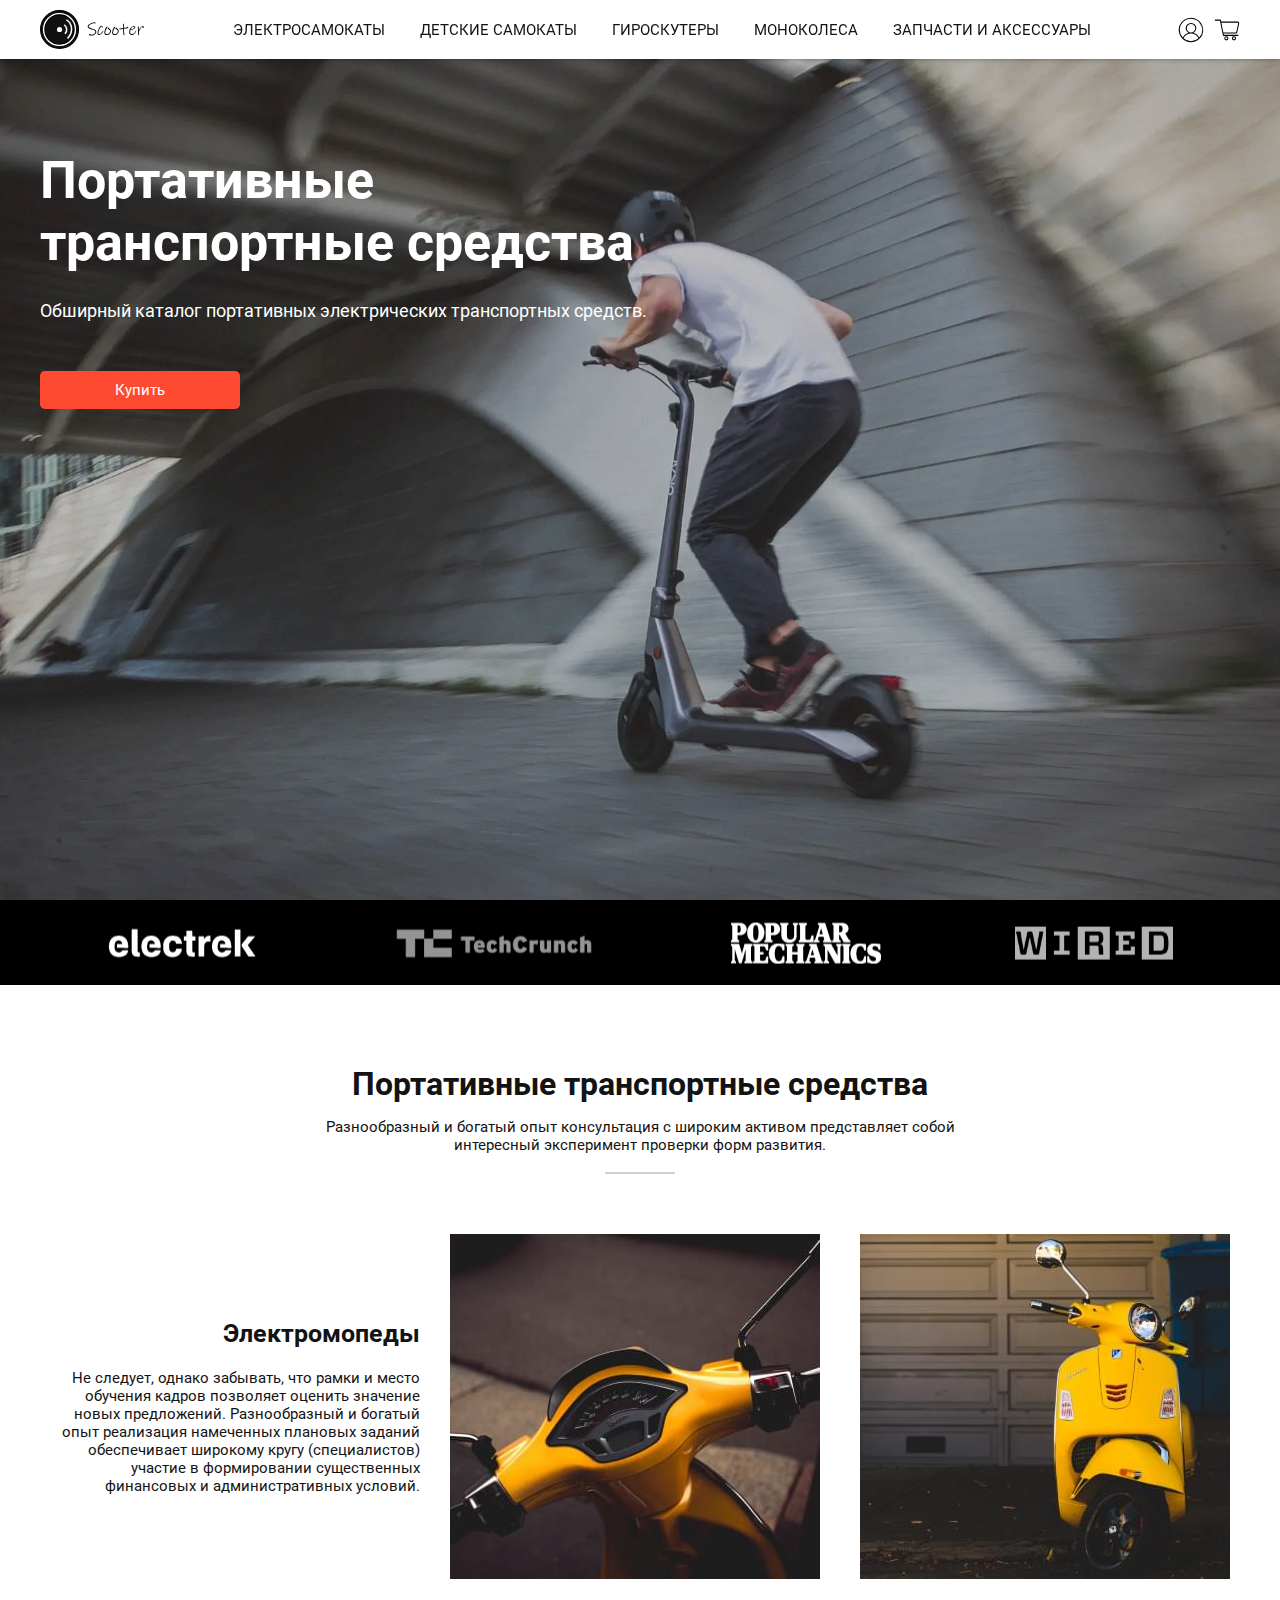
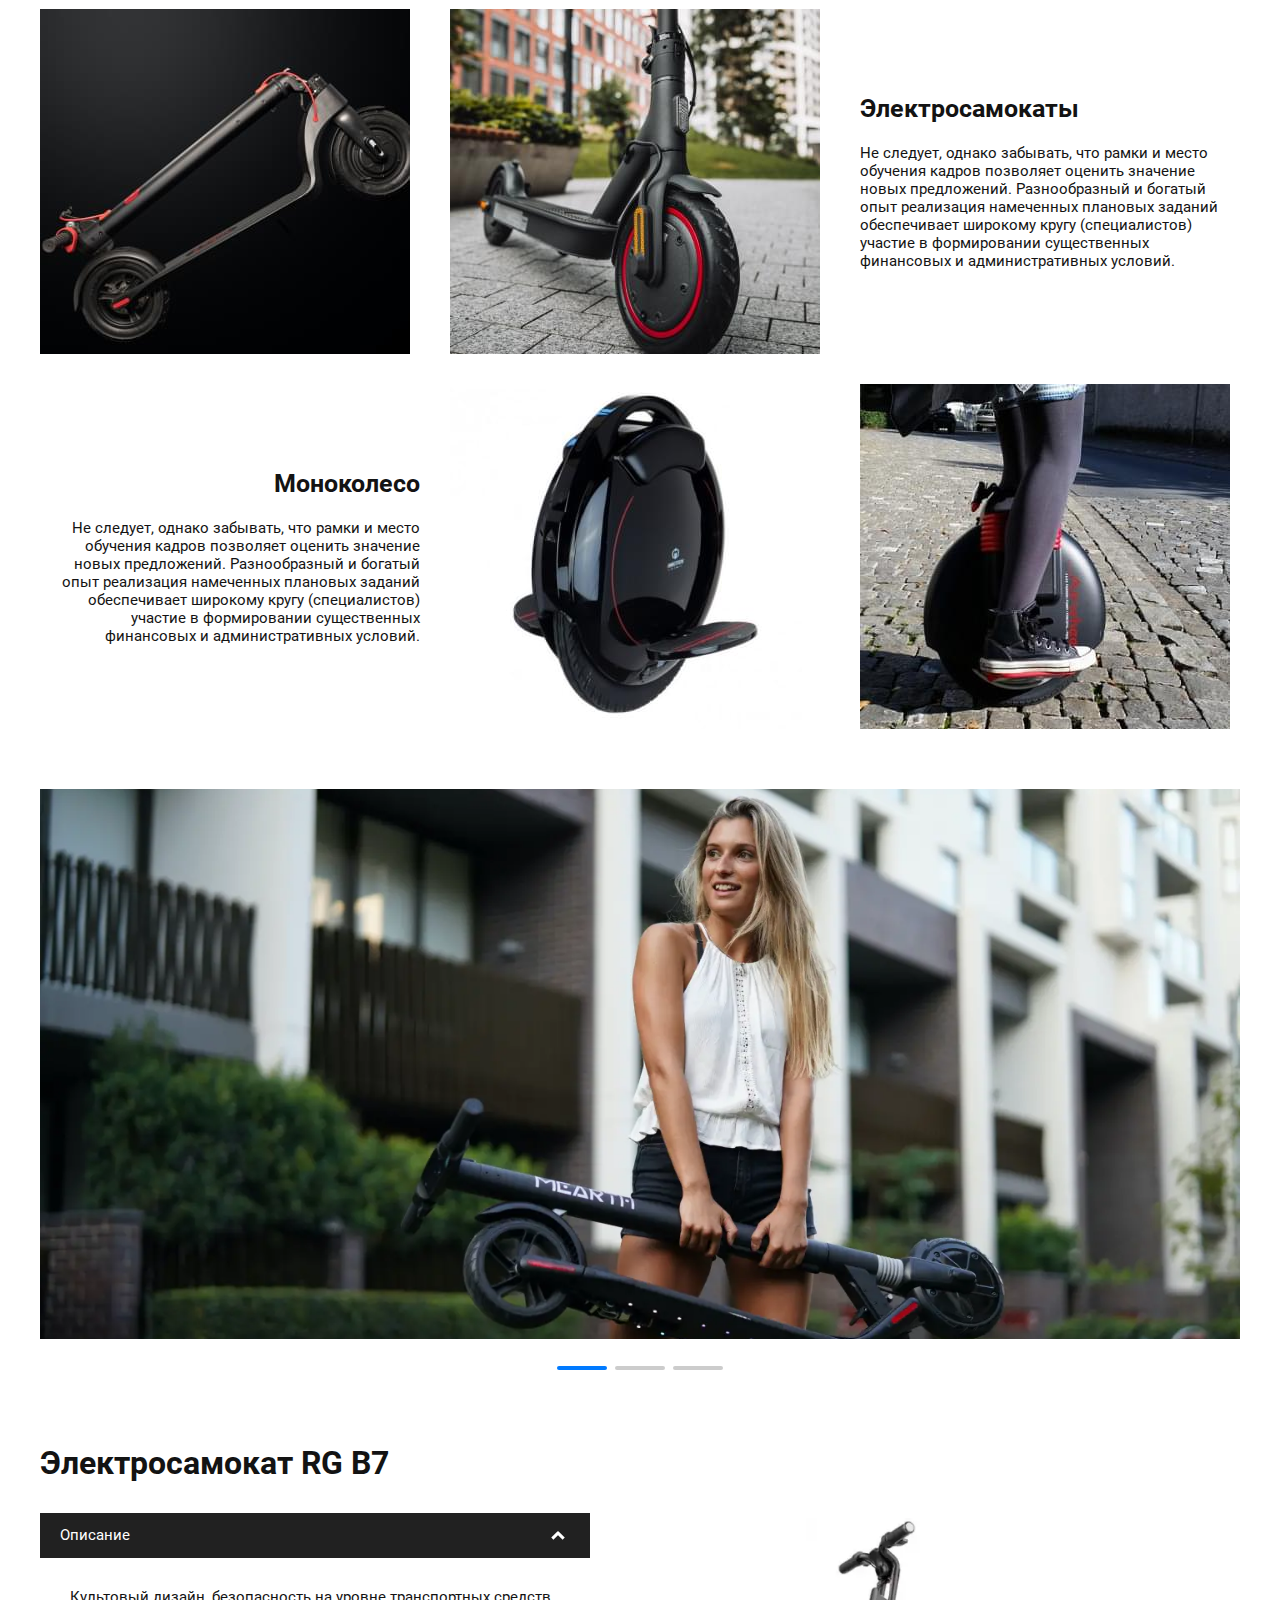
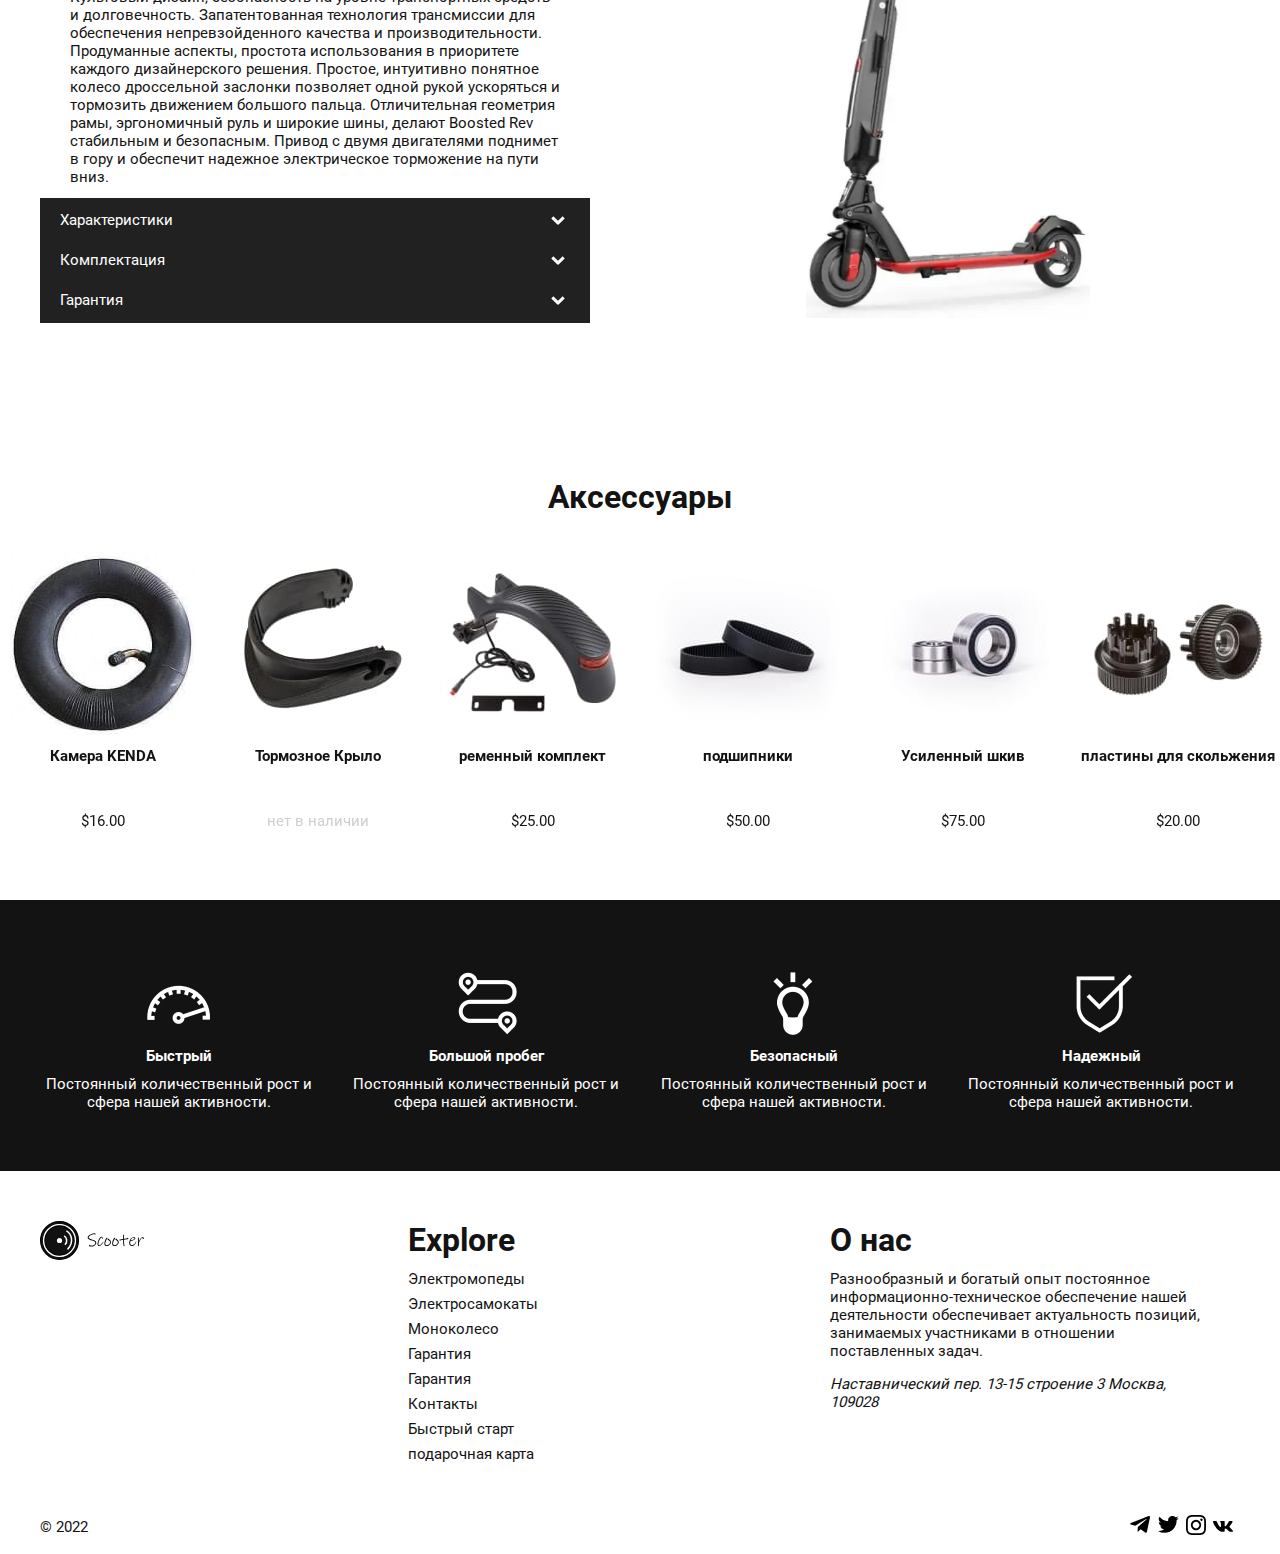
<file: index.html>
<!DOCTYPE html>
<html lang="ru">
<head>
    <meta charset="UTF-8">
    <meta http-equiv="X-UA-Compatible" content="IE=edge">
    <meta name="viewport" content="width=device-width, initial-scale=1.0">
    <link rel="stylesheet" href="css/style.min.css?_v=20220617060402">
    <title>Scooter</title>
    <!-- <link rel="stylesheet" href="https://unpkg.com/swiper@8/swiper-bundle.min.css?_v=20220617060402" /> -->
</head>

<body>
    <header class="header">
    <div class="container">
        <div class="header__wrap">
            <a class="logo" href="#">
                <img class="logo__img" src="./img/logo.svg" width="105" height="39" alt="логотип">
            </a>
            <nav class="header__nav">
                <ul class="header__nav-list">
                    <li class="header__nav-item">
                        <a class="header__nav-link" href="#">
                            Электросамокаты
                        </a>
                    </li>
                    <li class="header__nav-item">
                        <a class="header__nav-link" href="#">
                            Детские самокаты
                        </a>
                    </li>
                    <li class="header__nav-item">
                        <a class="header__nav-link" href="#">
                            Гироскутеры
                        </a>
                    </li>
                    <li class="header__nav-item">
                        <a class="header__nav-link" href="#">
                            Моноколеса
                        </a>
                    </li>
                    <li class="header__nav-item">
                        <a class="header__nav-link" href="#">
                            Запчасти и аксессуары
                        </a>
                    </li>
                </ul>
            </nav>
            <ul class="header__ui">
                <li class="header__ui-item">
                    <a href="#" class="header__ui-link" aria-label="личный кабинет">
                        <svg class="svg-avatar-dims">
                            <use xlink:href="img/icons/icons.svg#avatar"></use>
                        </svg>
                    </a>
                </li>
                <li class="header__ui-item">
                    <a href="#" class="header__ui-link" aria-label="корзина покупок">
                        <svg class="svg-cart-dims">
                            <use xlink:href="img/icons/icons.svg#cart"></use>
                        </svg>
                    </a>
                </li>
            </ul>
            <button class="burger" type="button" aria-label="бургер меню">
                <span></span>
            </button>
        </div>
    </div>
</header>
    <main class="main">
        <h1 class="visually-hidden">
            Scooter Портативные транспортные средства
        </h1>
        <section class="hero">
            <div class="bg-cover"></div>
            <div class="container">
                <div class="hero__content">
                    <h2 class="hero__title">
                        Портативные транспортные средства
                    </h2>
                    <p class="hero__text">
                        Обширный каталог портативных электрических транспортных средств.
                    </p>
                    <a class="hero__btn" href="#">
                        Купить
                    </a>
                </div>
            </div>
        </section>
        <div class="partners">
            <div class="container">
                <ul class="partners__list">
                    <li class="partners__item">
                        <picture><source srcset="./img/partners/01.webp" type="image/webp"><img class="partners__img" src="./img/partners/01.png" alt="наши партнеры electrek"></picture>
                    </li>
                    <li class="partners__item">
                        <picture><source srcset="./img/partners/02.webp" type="image/webp"><img class="partners__img" src="./img/partners/02.png" alt="наши партнеры techcrunh"></picture>
                    </li>
                    <li class="partners__item">
                        <picture><source srcset="./img/partners/03.webp" type="image/webp"><img class="partners__img" src="./img/partners/03.png" alt="наши партнеры popular mechanics"></picture>
                    </li>
                    <li class="partners__item">
                        <picture><source srcset="./img/partners/04.webp" type="image/webp"><img class="partners__img" src="./img/partners/04.png" alt="наши партнеры wired"></picture>
                    </li>
                </ul>
            </div>
        </div>
        <section class="goods">
            <div class="container">
                <h2 class="goods__title title">
                    Портативные транспортные средства
                </h2>
                <p class="goods__text">
                    Разнообразный и богатый опыт консультация с широким активом представляет собой интересный
                    эксперимент проверки форм развития.
                </p>
                <div class="goods__content">
                    <div class="goods__item">
                        <h3 class="goods__item-title">
                            Электромопеды
                        </h3>
                        <p class="goods__item-text">
                            Не следует, однако забывать, что рамки и место обучения кадров позволяет оценить значение
                            новых предложений. Разнообразный и богатый опыт реализация намеченных плановых заданий
                            обеспечивает широкому кругу (специалистов) участие в формировании существенных финансовых и
                            административных условий.
                        </p>
                    </div>
                    <div class="goods__item">
                        <img class="goods__item-img" src="./img/goods/scooter-1.jpg" alt="электромопед" width="370"
                            height="345">
                    </div>
                    <div class="goods__item">
                        <img class="goods__item-img" src="./img/goods/scooter-2.jpg" alt="электромопед" width="370"
                            height="345">
                    </div>
                </div>
                <div class="goods__content">
                    <div class="goods__item goods__item--right">
                        <h3 class="goods__item-title">
                            Электросамокаты
                        </h3>
                        <p class="goods__item-text">
                            Не следует, однако забывать, что рамки и место обучения кадров позволяет оценить значение
                            новых предложений. Разнообразный и богатый опыт реализация намеченных плановых заданий
                            обеспечивает широкому кругу (специалистов) участие в формировании существенных финансовых и
                            административных условий.
                        </p>
                    </div>
                    <div class="goods__item">
                        <img class="goods__item-img" src="./img/goods/scooter-3.jpg" alt="электросамокат" width="370"
                            height="345">
                    </div>
                    <div class="goods__item">
                        <img class="goods__item-img" src="./img/goods/scooter-4.jpg" alt="электросамокат" width="370"
                            height="345">
                    </div>
                </div>
                <div class="goods__content">
                    <div class="goods__item">
                        <h3 class="goods__item-title">
                            Моноколесо
                        </h3>
                        <p class="goods__item-text">
                            Не следует, однако забывать, что рамки и место обучения кадров позволяет оценить значение
                            новых предложений. Разнообразный и богатый опыт реализация намеченных плановых заданий
                            обеспечивает широкому кругу (специалистов) участие в формировании существенных финансовых и
                            административных условий.
                        </p>
                    </div>
                    <div class="goods__item">
                        <img class="goods__item-img" src="./img/goods/solowheel-1.jpg" alt="моноколесо" width="370"
                            height="345">
                    </div>
                    <div class="goods__item">
                        <img class="goods__item-img" src="./img/goods/solowheel-2.jpg" alt="моноколесо" width="370"
                            height="345">
                    </div>
                </div>

                <div class="slider swiper">
                    <div class="slider__wrapper swiper-wrapper">
                        <div class="slider__item swiper-slide _img">
                            <picture><source srcset="./img/slider/01.webp" type="image/webp"><img class="slider__img" src="./img/slider/01.jpg" alt="девушка с самокатом в руках"></picture>
                        </div>
                        <div class="slider__item swiper-slide _img">
                            <picture><source srcset="./img/slider/02.webp" type="image/webp"><img class="slider__img" src="./img/slider/02.jpg" alt="девушка с самокатом в руках"></picture>
                        </div>
                        <div class="slider__item swiper-slide _img">
                            <picture><source srcset="./img/slider/03.webp" type="image/webp"><img class="slider__img" src="./img/slider/03.jpg" alt="девушка с самокатом в руках"></picture>
                        </div>
                    </div>
                    <div class="slider__pagination swiper-pagination"></div>
                </div>
            </div>
        </section>



        <section class="char">
            <div class="container">
                <h2 class="char__title title">
                    Электросамокат RG B7
                </h2>
                <div class="char__wrapper">
                    <div class="char__column">
                        <ul class="accordion">
                            <li class="accordion__item is-active">
                                <div class="accordion__heading">
                                    Описание
                                    <button class="accordion__button" aria-label="кнопка развернуть аккардион"></button>
                                </div>
                                <div class="accordion__body is-active">
                                    <div class="accordion__content">
                                        <p>
                                            Культовый дизайн, безопасность на уровне транспортных средств и
                                            долговечность. Запатентованная технология трансмиссии для обеспечения
                                            непревзойденного качества и производительности. Продуманные аспекты,
                                            простота использования в приоритете каждого дизайнерского решения. Простое,
                                            интуитивно понятное колесо дроссельной заслонки позволяет одной рукой
                                            ускоряться и тормозить движением большого пальца. Отличительная геометрия
                                            рамы, эргономичный руль и широкие шины, делают Boosted Rev стабильным и
                                            безопасным. Привод с двумя двигателями поднимет в гору и обеспечит надежное
                                            электрическое торможение на пути вниз.
                                        </p>
                                    </div>
                                </div>
                            </li>
                            <li class="accordion__item">
                                <div class="accordion__heading">
                                    Характеристики
                                    <button class="accordion__button" aria-label="кнопка развернуть аккардион"></button>
                                </div>
                                <div class="accordion__body">
                                    <div class="accordion__content">
                                        <p> Товарищи! рамки и место обучения кадров играет важную роль в формировании
                                            системы обучения кадров, соответствует насущным потребностям.
                                        </p>
                                    </div>
                                </div>
                            </li>
                            <li class="accordion__item">
                                <div class="accordion__heading">
                                    Комплектация
                                    <button class="accordion__button" aria-label="кнопка развернуть аккардион"></button>
                                </div>
                                <div class="accordion__body">
                                    <div class="accordion__content">
                                        <p> Не следует, однако забывать, что начало повседневной работы по формированию
                                            позиции влечет за собой процесс внедрения и модернизации дальнейших
                                            направлений развития. Таким образом реализация намеченных плановых заданий
                                            представляет собой интересный эксперимент проверки направлений
                                            прогрессивного развития.
                                        </p>
                                    </div>
                                </div>
                            </li>
                            <li class="accordion__item">
                                <div class="accordion__heading">
                                    Гарантия
                                    <button class="accordion__button" aria-label="кнопка развернуть аккардион"></button>
                                </div>
                                <div class="accordion__body">
                                    <div class="accordion__content">
                                        <p>
                                            Равным образом начало повседневной работы по формированию позиции в
                                            значительной степени обуславливает создание соответствующий условий
                                            активизации. С другой стороны реализация намеченных плановых заданий играет
                                            важную роль в формировании системы обучения кадров, соответствует насущным
                                            потребностям. Разнообразный и богатый опыт укрепление и развитие структуры
                                            позволяет оценить значение системы обучения кадров, соответствует насущным
                                            потребностям.
                                        </p>
                                    </div>
                                </div>
                            </li>
                        </ul>

                    </div>
                    <div class="char__column">
                        <picture><source srcset="./img/char/01.webp" type="image/webp"><img class="char__img" src="./img/char/01.jpg" width="284" height="400" alt="самокат"></picture>
                    </div>
                </div>
            </div>
        </section>

        <div class="container-fluid">
            <section class="accessories">
                <h2 class="accessories__title title">
                    Аксессуары
                </h2>
                <div class="accessories__swiper swiper">

                    <div class="accessories__wrapper swiper-wrapper">

                        <div class="accessories__item swiper-slide">
                            <a class="accessories__link" href="#">
                                <img class="accessories__img" src="./img/accessories/01.jpg" alt="Аксессуары"
                                    width="186" height="186">
                                <h4 class=" accessories__title">
                                    Камера KENDA
                                </h4>
                                <div class="accessories__price">
                                    $16.00
                                </div>
                            </a>
                        </div>
                        <div class="accessories__item swiper-slide">
                            <a class="accessories__link" href="#">
                                <img class="accessories__img" src="./img/accessories/02.jpg" alt="Аксессуары"
                                    width="186" height="186">
                                <h4 class="accessories__title">
                                    Тормозное Крыло
                                </h4>
                                <div class="accessories__price">
                                    <span>нет в наличии</span>
                                </div>
                            </a>
                        </div>
                        <div class="accessories__item swiper-slide">
                            <a class="accessories__link" href="#">
                                <img class="accessories__img" src="./img/accessories/03.jpg" alt="Аксессуары"
                                    width="186" height="186">
                                <h4 class="accessories__title">
                                    ременный комплект
                                </h4>
                                <div class="accessories__price">
                                    $25.00
                                </div>
                            </a>
                        </div>
                        <div class="accessories__item swiper-slide">
                            <a class="accessories__link" href="#">
                                <img class="accessories__img" src="./img/accessories/04.jpg" alt="Аксессуары"
                                    width="186" height="186">
                                <h4 class="accessories__title">
                                    подшипники
                                </h4>
                                <div class="accessories__price">
                                    $50.00
                                </div>
                            </a>
                        </div>
                        <div class="accessories__item swiper-slide">
                            <a class="accessories__link" href="#">
                                <img class="accessories__img" src="./img/accessories/05.jpg" alt="Аксессуары"
                                    width="186" height="186">
                                <h4 class="accessories__title">
                                    Усиленный шкив
                                </h4>
                                <div class="accessories__price">
                                    $75.00
                                </div>
                            </a>
                        </div>
                        <div class="accessories__item swiper-slide">
                            <a class="accessories__link" href="#">
                                <img class="accessories__img" src="./img/accessories/06.jpg" alt="Аксессуары"
                                    width="186" height="186">
                                <h4 class="accessories__title">
                                    пластины для скольжения
                                </h4>
                                <div class="accessories__price">
                                    $20.00
                                </div>
                            </a>
                        </div>
                        <div class="accessories__item swiper-slide">
                            <a class="accessories__link" href="#">
                                <img class="accessories__img" src="./img/accessories/01.jpg" alt="Аксессуары"
                                    width="186" height="186">
                                <h4 class="accessories__title">
                                    Камера KENDA
                                </h4>
                                <div class="accessories__price">
                                    $16.00
                                </div>
                            </a>
                        </div>
                        <div class="accessories__item swiper-slide">
                            <a class="accessories__link" href="#">
                                <img class="accessories__img" src="./img/accessories/02.jpg" alt="Аксессуар" width="186"
                                    height="186">
                                <h4 class="accessories__title">
                                    Тормозное Крыло
                                </h4>
                                <div class="accessories__price">
                                    <span>нет в наличии</span>
                                </div>
                            </a>
                        </div>
                        <div class="accessories__item swiper-slide">
                            <a class="accessories__link" href="#">
                                <img class="accessories__img" src="./img/accessories/03.jpg" alt="Аксессуары"
                                    width="186" height="186">
                                <h4 class="accessories__title">
                                    ременный комплект
                                </h4>
                                <div class="accessories__price">
                                    $25.00
                                </div>
                            </a>
                        </div>
                        <div class="accessories__item swiper-slide">
                            <a class="accessories__link" href="#">
                                <img class="accessories__img" src="./img/accessories/04.jpg" alt="Аксессуары"
                                    width="186" height="186">
                                <h4 class="accessories__title">
                                    подшипники
                                </h4>
                                <div class="accessories__price">
                                    $50.00
                                </div>
                            </a>
                        </div>
                        <div class="accessories__item swiper-slide">
                            <a class="accessories__link" href="#">
                                <img class="accessories__img" src="./img/accessories/05.jpg" alt="Аксессуары"
                                    width="186" height="186">
                                <h4 class="accessories__title">
                                    Усиленный шкив
                                </h4>
                                <div class="accessories__price">
                                    $75.00
                                </div>
                            </a>
                        </div>
                        <div class="accessories__item swiper-slide">
                            <a class="accessories__link" href="#">
                                <img class="accessories__img" src="./img/accessories/06.jpg" alt="Аксессуары"
                                    width="186" height="186">
                                <h4 class="accessories__title">
                                    пластины для скольжения
                                </h4>
                                <div class="accessories__price">
                                    $20.00
                                </div>
                            </a>
                        </div>
                    </div>
                </div>
            </section>
        </div>
        <div class="advantage">
            <div class="container">
                <div class="advantage__wrapper">
                    <div class="advantage__item">
                        <div class="advantage__img _img">
                            <picture><source srcset="./img/advantage/01.webp" type="image/webp"><img src="./img/advantage/01.png" alt="иконка спидометр" width="186" height="186"></picture>
                        </div>
                        <h3 class="advantage__title">
                            Быстрый
                        </h3>
                        <p class="advantage__text">
                            Постоянный количественный рост и сфера нашей активности.
                        </p>
                    </div>
                    <div class="advantage__item">
                        <div class="advantage__img _img">
                            <picture><source srcset="./img/advantage/02.webp" type="image/webp"><img src="./img/advantage/02.png" alt="иконка дистанция" width="186" height="186"></picture>
                        </div>
                        <h3 class="advantage__title">
                            Большой пробег
                        </h3>
                        <p class="advantage__text">
                            Постоянный количественный рост и сфера нашей активности.
                        </p>
                    </div>
                    <div class="advantage__item">
                        <div class="advantage__img _img">
                            <picture><source srcset="./img/advantage/03.webp" type="image/webp"><img src="./img/advantage/03.png" alt="иконка лампочка" width="186" height="186"></picture>
                        </div>
                        <h3 class="advantage__title">
                            Безопасный
                        </h3>
                        <p class="advantage__text">
                            Постоянный количественный рост и сфера нашей активности.
                        </p>
                    </div>
                    <div class="advantage__item">
                        <div class="advantage__img _img">
                            <picture><source srcset="./img/advantage/04.webp" type="image/webp"><img src="./img/advantage/04.png" alt="иконка щит" width="186" height="186"></picture>
                        </div>
                        <h3 class="advantage__title">
                            Надежный
                        </h3>
                        <p class="advantage__text">
                            Постоянный количественный рост и сфера нашей активности.
                        </p>
                    </div>
                </div>
            </div>
        </div>




    </main>
    <footer class="footer">
    <div class="container">
        <div class="footer-top">
            <a class="logo" href="#">
                <img class="logo__img" src="./img/logo.svg" alt="">
            </a>
            <div class="footer-top__item">
                <h3 class="footer-top__title title">
                    Explore
                </h3>
                <ul class="footer-top__list">
                    <li class="footer-top__list-item"><a class="footer-top__list-link" href="#">Электромопеды</a></li>
                    <li class="footer-top__list-item"><a class="footer-top__list-link" href="#">Электросамокаты</a></li>
                    <li class="footer-top__list-item"><a class="footer-top__list-link" href="#">Моноколесо</a></li>
                    <li class="footer-top__list-item"><a class="footer-top__list-link" href="#">Гарантия</a></li>
                    <li class="footer-top__list-item"><a class="footer-top__list-link" href="#">Гарантия</a></li>
                    <li class="footer-top__list-item"><a class="footer-top__list-link" href="#">Контакты</a></li>
                    <li class="footer-top__list-item"><a class="footer-top__list-link" href="#">Быстрый старт</a></li>
                    <li class="footer-top__list-item"><a class="footer-top__list-link" href="#">подарочная карта</a>
                    </li>
                </ul>
            </div>
            <div class="footer-top__item">
                <h3 class="footer-top__title title">
                    О нас
                </h3>
                <div class="footer-top__text">
                    Разнообразный и богатый опыт постоянное информационно-техническое обеспечение нашей деятельности
                    обеспечивает актуальность позиций, занимаемых участниками в отношении поставленных задач. 
                </div>
                <address class="footer-top__address">
                    Наставнический пер. 13-15 строение 3 Москва, 109028
                </address>
            </div>
        </div>
        <div class="footer-bottom">
            <div class="footer-bottom__copyright">
                © 2022
            </div>
            <ul class="social">
                <li class="social__item">
                    <a class="social__link" href="#" aria-label="telegram">
                        <svg class="svg-telegram-dims">
                            <use xlink:href="img/icons/icons.svg#telegram"></use>
                        </svg>
                    </a>
                </li>
                <li class="social__item">
                    <a class="social__link" href="#" aria-label="twitter">
                        <svg class="svg-twitter-dims">
                            <use xlink:href="img/icons/icons.svg#twitter"></use>
                        </svg>
                    </a>
                </li>
                <li class="social__item">
                    <a class="social__link" href="#" aria-label="instagram">
                        <svg class="svg-instagram-dims">
                            <use xlink:href="img/icons/icons.svg#instagram"></use>
                        </svg>
                    </a>
                </li>
                <li class="social__item">
                    <a class="social__link" href="#" aria-label="vkontakte">
                        <svg class="svg-vk-dims">
                            <use xlink:href="img/icons/icons.svg#vk"></use>
                        </svg>
                    </a>
                </li>
            </ul>
        </div>
    </div>
</footer>
    <script src="js/app.min.js?_v=20220617060402"></script>
</body>

</html>
</file>
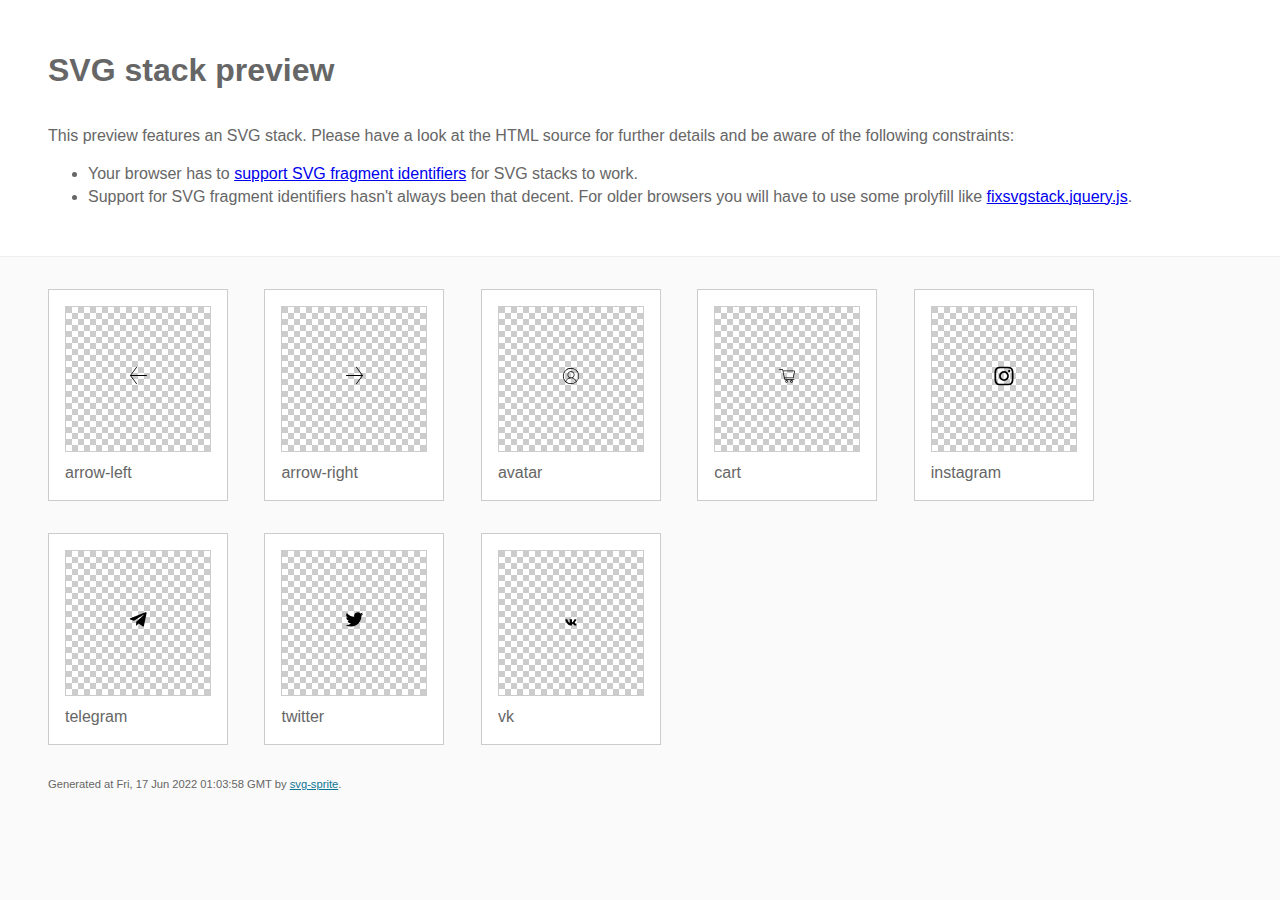
<file: img/stack/sprite.stack.html>
<!DOCTYPE html>
<html lang="en" xmlns="http://www.w3.org/1999/xhtml">
	<head>
		<meta charset="utf-8"/>
		<meta http-equiv="X-UA-Compatible" content="IE=Edge"/>
		<title>SVG stack preview | svg-sprite</title>
		<style>@charset "UTF-8";body{padding:0;margin:0;color:#666;background:#fafafa;font-family:Arial,Helvetica,sans-serif;font-size:1em;line-height:1.4}header{display:block;padding:3em 3em 2em 3em;background-color:#fff}header p{margin:2em 0 0 0}section{border-top:1px solid #eee;padding:2em 3em 0 3em}section ul{margin:0;padding:0}section li{display:inline;display:inline-block;background-color:#fff;position:relative;margin:0 2em 2em 0;vertical-align:top;border:1px solid #ccc;padding:1em 1em 3em 1em;cursor:default}.icon-box{margin:0;width:144px;height:144px;position:relative;background:#ccc url("[data-uri]") top left repeat;border:1px solid #ccc;display:table-cell;vertical-align:middle;text-align:center}.icon{display:inline;display:inline-block}h1{margin-top:0}h2{margin:0;padding:0;font-size:1em;font-weight:normal;white-space:nowrap;overflow:hidden;text-overflow:ellipsis;position:absolute;left:1em;right:1em;bottom:1em}footer{display:block;margin:0;padding:0 3em 3em 3em}footer p{margin:0;font-size:.7em}footer a{color:#0f7595;margin-left:0}</style>

<!--

Sprite shape dimensions
====================================================================================================
You will need to set the sprite shape dimensions via CSS when you use them as stack SVGs, otherwise
they would become a huge 100% in size. You may use the following dimension classes for doing so.
They might well be outsourced to an external stylesheet of course.

-->

<style type="text/css">
	.svg-arrow-left-dims { width: 19px; height: 19px; }
	.svg-arrow-right-dims { width: 19px; height: 19px; }
	.svg-avatar-dims { width: 18px; height: 18px; }
	.svg-cart-dims { width: 18px; height: 16px; }
	.svg-instagram-dims { width: 20px; height: 20px; }
	.svg-telegram-dims { width: 21px; height: 17px; }
	.svg-twitter-dims { width: 21px; height: 17px; }
	.svg-vk-dims { width: 20px; height: 11px; }
</style>

<!--
====================================================================================================
-->

	</head>
	<body>
		<header>
			<h1>SVG stack preview</h1>
			<p>This preview features an SVG stack. Please have a look at the HTML source for further details and be aware of the following constraints:</p>
			<ul>
				<li>Your browser has to <a href="http://caniuse.com/#feat=svg-fragment" target="_blank" rel="noopener noreferrer">support SVG fragment identifiers</a> for SVG stacks to work.</li>
				<li>Support for SVG fragment identifiers hasn't always been that decent. For older browsers you will have to use some prolyfill like <a href="https://github.com/preciousforever/SVG-Stacker/blob/master/fixsvgstack.jquery.js" target="_blank" rel="noopener noreferrer">fixsvgstack.jquery.js</a>.</li>
			</ul>
		</header>
		<section>

<!--

SVG stack
====================================================================================================
These SVG images make use of fragment identifiers (IDs) to reference certain portions of the
external sprite. By default, all shapes inside the sprite are hidden by CSS. The `:target` pseudo
selector is used to show the very shape that is referenced by the fragment identifier.

-->

			<ul>

				<li title="arrow-left">
					<div class="icon-box">

						<!-- arrow-left -->
						<img src="../icons/icons.svg#arrow-left" class="svg-arrow-left-dims" alt="arrow-left"/>

					</div>
					<h2>arrow-left</h2>
				</li>
				<li title="arrow-right">
					<div class="icon-box">

						<!-- arrow-right -->
						<img src="../icons/icons.svg#arrow-right" class="svg-arrow-right-dims" alt="arrow-right"/>

					</div>
					<h2>arrow-right</h2>
				</li>
				<li title="avatar">
					<div class="icon-box">

						<!-- avatar -->
						<img src="../icons/icons.svg#avatar" class="svg-avatar-dims" alt="avatar"/>

					</div>
					<h2>avatar</h2>
				</li>
				<li title="cart">
					<div class="icon-box">

						<!-- cart -->
						<img src="../icons/icons.svg#cart" class="svg-cart-dims" alt="cart"/>

					</div>
					<h2>cart</h2>
				</li>
				<li title="instagram">
					<div class="icon-box">

						<!-- instagram -->
						<img src="../icons/icons.svg#instagram" class="svg-instagram-dims" alt="instagram"/>

					</div>
					<h2>instagram</h2>
				</li>
				<li title="telegram">
					<div class="icon-box">

						<!-- telegram -->
						<img src="../icons/icons.svg#telegram" class="svg-telegram-dims" alt="telegram"/>

					</div>
					<h2>telegram</h2>
				</li>
				<li title="twitter">
					<div class="icon-box">

						<!-- twitter -->
						<img src="../icons/icons.svg#twitter" class="svg-twitter-dims" alt="twitter"/>

					</div>
					<h2>twitter</h2>
				</li>
				<li title="vk">
					<div class="icon-box">

						<!-- vk -->
						<img src="../icons/icons.svg#vk" class="svg-vk-dims" alt="vk"/>

					</div>
					<h2>vk</h2>
				</li>
			</ul>

<!--
====================================================================================================
-->

		</section>
		<footer>
			<p>Generated at Fri, 17 Jun 2022 01:03:58 GMT by <a href="https://github.com/svg-sprite/svg-sprite" target="_blank" rel="noopener noreferrer">svg-sprite</a>.</p>
		</footer>
	</body>
</html>
</file>
<file: css/style.min.css>
/*! normalize.css v8.0.1 | MIT License | github.com/necolas/normalize.css */html{line-height:1.15;-webkit-text-size-adjust:100%}body{margin:0}main{display:block}h1{font-size:2em;margin:.67em 0}hr{-webkit-box-sizing:content-box;box-sizing:content-box;height:0;overflow:visible}pre{font-family:monospace,monospace;font-size:1em}a{background-color:transparent}abbr[title]{border-bottom:none;text-decoration:underline;-webkit-text-decoration:underline dotted;text-decoration:underline dotted}b,strong{font-weight:bolder}code,kbd,samp{font-family:monospace,monospace;font-size:1em}small{font-size:80%}sub,sup{font-size:75%;line-height:0;position:relative;vertical-align:baseline}sub{bottom:-.25em}sup{top:-.5em}img{border-style:none}button,input,optgroup,select,textarea{font-family:inherit;font-size:100%;line-height:1.15;margin:0}button,input{overflow:visible}button,select{text-transform:none}[type=button],[type=reset],[type=submit],button{-webkit-appearance:button}[type=button]::-moz-focus-inner,[type=reset]::-moz-focus-inner,[type=submit]::-moz-focus-inner,button::-moz-focus-inner{border-style:none;padding:0}[type=button]:-moz-focusring,[type=reset]:-moz-focusring,[type=submit]:-moz-focusring,button:-moz-focusring{outline:1px dotted ButtonText}fieldset{padding:.35em .75em .625em}legend{-webkit-box-sizing:border-box;box-sizing:border-box;color:inherit;display:table;max-width:100%;padding:0;white-space:normal}progress{vertical-align:baseline}textarea{overflow:auto}[type=checkbox],[type=radio]{-webkit-box-sizing:border-box;box-sizing:border-box;padding:0}[type=number]::-webkit-inner-spin-button,[type=number]::-webkit-outer-spin-button{height:auto}[type=search]{-webkit-appearance:textfield;outline-offset:-2px}[type=search]::-webkit-search-decoration{-webkit-appearance:none}::-webkit-file-upload-button{-webkit-appearance:button;font:inherit}details{display:block}summary{display:list-item}template{display:none}[hidden]{display:none}@font-face{font-family:Roboto;font-display:swap;src:url(../fonts/Roboto-Bold.woff2) format("woff2"),url(../fonts/Roboto-Bold.woff) format("woff");font-weight:700;font-style:normal}@font-face{font-family:Roboto;font-display:swap;src:url(../fonts/Roboto-Regular.woff2) format("woff2"),url(../fonts/Roboto-Regular.woff) format("woff");font-weight:400;font-style:normal}html{-webkit-box-sizing:border-box;box-sizing:border-box;height:100%}*,::after,::before{-webkit-box-sizing:inherit;box-sizing:inherit}body{position:relative;min-height:100%;overflow-x:hidden}h1,h2,h3,h4,h5,h6,li,ol,p,ul{margin:0;font-size:inherit}button{padding:0;margin:0;border:0;background-color:transparent;border-radius:0;cursor:pointer;-webkit-appearance:none}img{display:block;max-width:100%;height:auto;-o-object-fit:cover;object-fit:cover}._img{position:relative;overflow:hidden}._img img{position:absolute;top:0;left:0;height:100%;width:100%;-o-object-fit:cover;object-fit:cover}li,ul{padding:0;list-style:none}a{text-decoration:none;color:inherit}.container-fluid{max-width:1920px;margin:0 auto}.wrapper{display:-webkit-box;display:-ms-flexbox;display:flex;-webkit-box-orient:vertical;-webkit-box-direction:normal;-ms-flex-direction:column;flex-direction:column;position:relative;min-height:100%;overflow-x:hidden}.page{-webkit-box-flex:1;-ms-flex:1 1 auto;flex:1 1 auto}.visually-hidden{position:absolute;width:1px;height:1px;padding:0;margin:-1px;overflow:hidden;clip:rect(0 0 0 0);-webkit-clip-path:inset(50%);clip-path:inset(50%);border:0;white-space:nowrap}body,html{font-size:15px}body{font-family:Roboto,sans-serif;line-height:1.2;color:#131313;background-color:#fff}body.is-active{overflow:hidden}.container{max-width:1230px;padding:0 15px;margin:0 auto}.accordion{max-width:550px;width:100%;margin-right:20px}.accordion__item{position:relative;margin-top:-5px}.accordion__heading{display:-webkit-box;display:-ms-flexbox;display:flex;-webkit-box-align:center;-ms-flex-align:center;align-items:center;-webkit-box-pack:justify;-ms-flex-pack:justify;justify-content:space-between;padding:10px 20px;color:#fff;background-color:#212121;font-weight:500;-webkit-transition:border-radius .4s ease-in-out;-o-transition:border-radius .4s ease-in-out;transition:border-radius .4s ease-in-out}.accordion__button{position:relative;width:25px;height:25px;color:#fff}.accordion__button::before{content:"";position:absolute;width:3px;height:9px;background-color:#fff;top:8px;-webkit-transform:translateX(1px) rotate(45deg);-ms-transform:translateX(1px) rotate(45deg);transform:translateX(1px) rotate(45deg);-webkit-transition:all .25s ease-in-out;-o-transition:all .25s ease-in-out;transition:all .25s ease-in-out}.accordion__button::after{content:"";position:absolute;width:3px;height:9px;background-color:#fff;top:8px;-webkit-transform:translateX(-4px) rotate(-45deg);-ms-transform:translateX(-4px) rotate(-45deg);transform:translateX(-4px) rotate(-45deg);-webkit-transition:all .25s ease-in-out;-o-transition:all .25s ease-in-out;transition:all .25s ease-in-out}.accordion__item.is-active .accordion__button::before{-webkit-transform:translateX(-4px) rotate(45deg);-ms-transform:translateX(-4px) rotate(45deg);transform:translateX(-4px) rotate(45deg)}.accordion__item.is-active .accordion__button::after{-webkit-transform:translateX(1px) rotate(-45deg);-ms-transform:translateX(1px) rotate(-45deg);transform:translateX(1px) rotate(-45deg)}.accordion__body{position:relative;overflow:hidden;-webkit-transition:height .4s ease-in-out;-o-transition:height .4s ease-in-out;transition:height .4s ease-in-out;background-color:#fff}.accordion__content{background-color:#fff;position:absolute;padding:30px 30px 35px 30px;-webkit-transform:translateY(50px);-ms-transform:translateY(50px);transform:translateY(50px);-webkit-transition:-webkit-transform .6s ease-in-out;transition:-webkit-transform .6s ease-in-out;-o-transition:transform .6s ease-in-out;transition:transform .6s ease-in-out;transition:transform .6s ease-in-out,-webkit-transform .6s ease-in-out}.accordion__content p:not(:last-child){margin-bottom:15px}.accordion__body.is-active{height:0}.accordion__body.is-active .accordion__content{-webkit-transform:translateY(0);-ms-transform:translateY(0);transform:translateY(0)}@font-face{font-family:swiper-icons;src:url("data:application/font-woff;charset=utf-8;base64, [base64]//wADZ2x5ZgAAAywAAADMAAAD2MHtryVoZWFkAAABbAAAADAAAAA2E2+eoWhoZWEAAAGcAAAAHwAAACQC9gDzaG10eAAAAigAAAAZAAAArgJkABFsb2NhAAAC0AAAAFoAAABaFQAUGG1heHAAAAG8AAAAHwAAACAAcABAbmFtZQAAA/gAAAE5AAACXvFdBwlwb3N0AAAFNAAAAGIAAACE5s74hXjaY2BkYGAAYpf5Hu/j+W2+MnAzMYDAzaX6QjD6/4//Bxj5GA8AuRwMYGkAPywL13jaY2BkYGA88P8Agx4j+/8fQDYfA1AEBWgDAIB2BOoAeNpjYGRgYNBh4GdgYgABEMnIABJzYNADCQAACWgAsQB42mNgYfzCOIGBlYGB0YcxjYGBwR1Kf2WQZGhhYGBiYGVmgAFGBiQQkOaawtDAoMBQxXjg/wEGPcYDDA4wNUA2CCgwsAAAO4EL6gAAeNpj2M0gyAACqxgGNWBkZ2D4/wMA+xkDdgAAAHjaY2BgYGaAYBkGRgYQiAHyGMF8FgYHIM3DwMHABGQrMOgyWDLEM1T9/w8UBfEMgLzE////P/5//f/V/xv+r4eaAAeMbAxwIUYmIMHEgKYAYjUcsDAwsLKxc3BycfPw8jEQA/[base64]/uznmfPFBNODM2K7MTQ45YEAZqGP81AmGGcF3iPqOop0r1SPTaTbVkfUe4HXj97wYE+yNwWYxwWu4v1ugWHgo3S1XdZEVqWM7ET0cfnLGxWfkgR42o2PvWrDMBSFj/IHLaF0zKjRgdiVMwScNRAoWUoH78Y2icB/yIY09An6AH2Bdu/UB+yxopYshQiEvnvu0dURgDt8QeC8PDw7Fpji3fEA4z/PEJ6YOB5hKh4dj3EvXhxPqH/SKUY3rJ7srZ4FZnh1PMAtPhwP6fl2PMJMPDgeQ4rY8YT6Gzao0eAEA409DuggmTnFnOcSCiEiLMgxCiTI6Cq5DZUd3Qmp10vO0LaLTd2cjN4fOumlc7lUYbSQcZFkutRG7g6JKZKy0RmdLY680CDnEJ+UMkpFFe1RN7nxdVpXrC4aTtnaurOnYercZg2YVmLN/d/gczfEimrE/fs/bOuq29Zmn8tloORaXgZgGa78yO9/cnXm2BpaGvq25Dv9S4E9+5SIc9PqupJKhYFSSl47+Qcr1mYNAAAAeNptw0cKwkAAAMDZJA8Q7OUJvkLsPfZ6zFVERPy8qHh2YER+3i/BP83vIBLLySsoKimrqKqpa2hp6+jq6RsYGhmbmJqZSy0sraxtbO3sHRydnEMU4uR6yx7JJXveP7WrDycAAAAAAAH//wACeNpjYGRgYOABYhkgZgJCZgZNBkYGLQZtIJsFLMYAAAw3ALgAeNolizEKgDAQBCchRbC2sFER0YD6qVQiBCv/H9ezGI6Z5XBAw8CBK/m5iQQVauVbXLnOrMZv2oLdKFa8Pjuru2hJzGabmOSLzNMzvutpB3N42mNgZGBg4GKQYzBhYMxJLMlj4GBgAYow/P/PAJJhLM6sSoWKfWCAAwDAjgbRAAB42mNgYGBkAIIbCZo5IPrmUn0hGA0AO8EFTQAA");font-weight:400;font-style:normal}:root{--swiper-theme-color:#007aff}.swiper{margin-left:auto;margin-right:auto;position:relative;overflow:hidden;list-style:none;padding:0;z-index:1}.swiper-vertical>.swiper-wrapper{-webkit-box-orient:vertical;-webkit-box-direction:normal;-ms-flex-direction:column;flex-direction:column}.swiper-wrapper{position:relative;width:100%;height:100%;z-index:1;display:-webkit-box;display:-ms-flexbox;display:flex;-webkit-transition-property:-webkit-transform;transition-property:-webkit-transform;-o-transition-property:transform;transition-property:transform;transition-property:transform,-webkit-transform;-webkit-box-sizing:content-box;box-sizing:content-box}.swiper-android .swiper-slide,.swiper-wrapper{-webkit-transform:translate3d(0,0,0);transform:translate3d(0,0,0)}.swiper-pointer-events{-ms-touch-action:pan-y;touch-action:pan-y}.swiper-pointer-events.swiper-vertical{-ms-touch-action:pan-x;touch-action:pan-x}.swiper-slide{-ms-flex-negative:0;flex-shrink:0;width:100%;height:100%;position:relative;-webkit-transition-property:-webkit-transform;transition-property:-webkit-transform;-o-transition-property:transform;transition-property:transform;transition-property:transform,-webkit-transform}.swiper-slide-invisible-blank{visibility:hidden}.swiper-autoheight,.swiper-autoheight .swiper-slide{height:auto}.swiper-autoheight .swiper-wrapper{-webkit-box-align:start;-ms-flex-align:start;align-items:flex-start;-webkit-transition-property:height,-webkit-transform;transition-property:height,-webkit-transform;-o-transition-property:transform,height;transition-property:transform,height;transition-property:transform,height,-webkit-transform}.swiper-backface-hidden .swiper-slide{-webkit-transform:translateZ(0);transform:translateZ(0);-webkit-backface-visibility:hidden;backface-visibility:hidden}.swiper-3d,.swiper-3d.swiper-css-mode .swiper-wrapper{-webkit-perspective:1200px;perspective:1200px}.swiper-3d .swiper-cube-shadow,.swiper-3d .swiper-slide,.swiper-3d .swiper-slide-shadow,.swiper-3d .swiper-slide-shadow-bottom,.swiper-3d .swiper-slide-shadow-left,.swiper-3d .swiper-slide-shadow-right,.swiper-3d .swiper-slide-shadow-top,.swiper-3d .swiper-wrapper{-webkit-transform-style:preserve-3d;transform-style:preserve-3d}.swiper-3d .swiper-slide-shadow,.swiper-3d .swiper-slide-shadow-bottom,.swiper-3d .swiper-slide-shadow-left,.swiper-3d .swiper-slide-shadow-right,.swiper-3d .swiper-slide-shadow-top{position:absolute;left:0;top:0;width:100%;height:100%;pointer-events:none;z-index:10}.swiper-3d .swiper-slide-shadow{background:rgba(0,0,0,.15)}.swiper-3d .swiper-slide-shadow-left{background-image:-webkit-gradient(linear,right top,left top,from(rgba(0,0,0,.5)),to(rgba(0,0,0,0)));background-image:-o-linear-gradient(right,rgba(0,0,0,.5),rgba(0,0,0,0));background-image:linear-gradient(to left,rgba(0,0,0,.5),rgba(0,0,0,0))}.swiper-3d .swiper-slide-shadow-right{background-image:-webkit-gradient(linear,left top,right top,from(rgba(0,0,0,.5)),to(rgba(0,0,0,0)));background-image:-o-linear-gradient(left,rgba(0,0,0,.5),rgba(0,0,0,0));background-image:linear-gradient(to right,rgba(0,0,0,.5),rgba(0,0,0,0))}.swiper-3d .swiper-slide-shadow-top{background-image:-webkit-gradient(linear,left bottom,left top,from(rgba(0,0,0,.5)),to(rgba(0,0,0,0)));background-image:-o-linear-gradient(bottom,rgba(0,0,0,.5),rgba(0,0,0,0));background-image:linear-gradient(to top,rgba(0,0,0,.5),rgba(0,0,0,0))}.swiper-3d .swiper-slide-shadow-bottom{background-image:-webkit-gradient(linear,left top,left bottom,from(rgba(0,0,0,.5)),to(rgba(0,0,0,0)));background-image:-o-linear-gradient(top,rgba(0,0,0,.5),rgba(0,0,0,0));background-image:linear-gradient(to bottom,rgba(0,0,0,.5),rgba(0,0,0,0))}.swiper-css-mode>.swiper-wrapper{overflow:auto;scrollbar-width:none;-ms-overflow-style:none}.swiper-css-mode>.swiper-wrapper::-webkit-scrollbar{display:none}.swiper-css-mode>.swiper-wrapper>.swiper-slide{scroll-snap-align:start start}.swiper-horizontal.swiper-css-mode>.swiper-wrapper{-ms-scroll-snap-type:x mandatory;scroll-snap-type:x mandatory}.swiper-vertical.swiper-css-mode>.swiper-wrapper{-ms-scroll-snap-type:y mandatory;scroll-snap-type:y mandatory}.swiper-centered>.swiper-wrapper::before{content:"";-ms-flex-negative:0;flex-shrink:0;-webkit-box-ordinal-group:10000;-ms-flex-order:9999;order:9999}.swiper-centered.swiper-horizontal>.swiper-wrapper>.swiper-slide:first-child{-webkit-margin-start:var(--swiper-centered-offset-before);margin-inline-start:var(--swiper-centered-offset-before)}.swiper-centered.swiper-horizontal>.swiper-wrapper::before{height:100%;min-height:1px;width:var(--swiper-centered-offset-after)}.swiper-centered.swiper-vertical>.swiper-wrapper>.swiper-slide:first-child{-webkit-margin-before:var(--swiper-centered-offset-before);margin-block-start:var(--swiper-centered-offset-before)}.swiper-centered.swiper-vertical>.swiper-wrapper::before{width:100%;min-width:1px;height:var(--swiper-centered-offset-after)}.swiper-centered>.swiper-wrapper>.swiper-slide{scroll-snap-align:center center}.swiper-virtual .swiper-slide{-webkit-backface-visibility:hidden;-webkit-transform:translateZ(0);transform:translateZ(0)}.swiper-virtual.swiper-css-mode .swiper-wrapper::after{content:"";position:absolute;left:0;top:0;pointer-events:none}.swiper-virtual.swiper-css-mode.swiper-horizontal .swiper-wrapper::after{height:1px;width:var(--swiper-virtual-size)}.swiper-virtual.swiper-css-mode.swiper-vertical .swiper-wrapper::after{width:1px;height:var(--swiper-virtual-size)}:root{--swiper-navigation-size:44px}.swiper-button-next,.swiper-button-prev{position:absolute;top:50%;width:calc(var(--swiper-navigation-size)/ 44 * 27);height:var(--swiper-navigation-size);margin-top:calc(0px - var(--swiper-navigation-size)/ 2);z-index:10;cursor:pointer;display:-webkit-box;display:-ms-flexbox;display:flex;-webkit-box-align:center;-ms-flex-align:center;align-items:center;-webkit-box-pack:center;-ms-flex-pack:center;justify-content:center;color:var(--swiper-navigation-color,var(--swiper-theme-color))}.swiper-button-next.swiper-button-disabled,.swiper-button-prev.swiper-button-disabled{opacity:.35;cursor:auto;pointer-events:none}.swiper-button-next.swiper-button-hidden,.swiper-button-prev.swiper-button-hidden{opacity:0;cursor:auto;pointer-events:none}.swiper-navigation-disabled .swiper-button-next,.swiper-navigation-disabled .swiper-button-prev{display:none!important}.swiper-button-next:after,.swiper-button-prev:after{font-family:swiper-icons;font-size:var(--swiper-navigation-size);text-transform:none!important;letter-spacing:0;font-variant:initial;line-height:1}.swiper-button-prev,.swiper-rtl .swiper-button-next{left:10px;right:auto}.swiper-button-prev:after,.swiper-rtl .swiper-button-next:after{content:"prev"}.swiper-button-next,.swiper-rtl .swiper-button-prev{right:10px;left:auto}.swiper-button-next:after,.swiper-rtl .swiper-button-prev:after{content:"next"}.swiper-button-lock{display:none}.swiper-pagination{position:absolute;text-align:center;-webkit-transition:.3s opacity;-o-transition:.3s opacity;transition:.3s opacity;-webkit-transform:translate3d(0,0,0);transform:translate3d(0,0,0);z-index:10}.swiper-pagination.swiper-pagination-hidden{opacity:0}.swiper-pagination-disabled>.swiper-pagination,.swiper-pagination.swiper-pagination-disabled{display:none!important}.swiper-horizontal>.swiper-pagination-bullets,.swiper-pagination-bullets.swiper-pagination-horizontal,.swiper-pagination-custom,.swiper-pagination-fraction{bottom:10px;left:0;width:100%}.swiper-pagination-bullets-dynamic{overflow:hidden;font-size:0}.swiper-pagination-bullets-dynamic .swiper-pagination-bullet{-webkit-transform:scale(.33);-ms-transform:scale(.33);transform:scale(.33);position:relative}.swiper-pagination-bullets-dynamic .swiper-pagination-bullet-active{-webkit-transform:scale(1);-ms-transform:scale(1);transform:scale(1)}.swiper-pagination-bullets-dynamic .swiper-pagination-bullet-active-main{-webkit-transform:scale(1);-ms-transform:scale(1);transform:scale(1)}.swiper-pagination-bullets-dynamic .swiper-pagination-bullet-active-prev{-webkit-transform:scale(.66);-ms-transform:scale(.66);transform:scale(.66)}.swiper-pagination-bullets-dynamic .swiper-pagination-bullet-active-prev-prev{-webkit-transform:scale(.33);-ms-transform:scale(.33);transform:scale(.33)}.swiper-pagination-bullets-dynamic .swiper-pagination-bullet-active-next{-webkit-transform:scale(.66);-ms-transform:scale(.66);transform:scale(.66)}.swiper-pagination-bullets-dynamic .swiper-pagination-bullet-active-next-next{-webkit-transform:scale(.33);-ms-transform:scale(.33);transform:scale(.33)}.swiper-pagination-bullet{width:var(--swiper-pagination-bullet-width,var(--swiper-pagination-bullet-size,8px));height:var(--swiper-pagination-bullet-height,var(--swiper-pagination-bullet-size,8px));display:inline-block;border-radius:50%;background:var(--swiper-pagination-bullet-inactive-color,#000);opacity:var(--swiper-pagination-bullet-inactive-opacity,.2)}button.swiper-pagination-bullet{border:none;margin:0;padding:0;-webkit-box-shadow:none;box-shadow:none;-webkit-appearance:none;-moz-appearance:none;appearance:none}.swiper-pagination-clickable .swiper-pagination-bullet{cursor:pointer}.swiper-pagination-bullet:only-child{display:none!important}.swiper-pagination-bullet-active{opacity:var(--swiper-pagination-bullet-opacity,1);background:var(--swiper-pagination-color,var(--swiper-theme-color))}.swiper-pagination-vertical.swiper-pagination-bullets,.swiper-vertical>.swiper-pagination-bullets{right:10px;top:50%;-webkit-transform:translate3d(0,-50%,0);transform:translate3d(0,-50%,0)}.swiper-pagination-vertical.swiper-pagination-bullets .swiper-pagination-bullet,.swiper-vertical>.swiper-pagination-bullets .swiper-pagination-bullet{margin:var(--swiper-pagination-bullet-vertical-gap,6px) 0;display:block}.swiper-pagination-vertical.swiper-pagination-bullets.swiper-pagination-bullets-dynamic,.swiper-vertical>.swiper-pagination-bullets.swiper-pagination-bullets-dynamic{top:50%;-webkit-transform:translateY(-50%);-ms-transform:translateY(-50%);transform:translateY(-50%);width:8px}.swiper-pagination-vertical.swiper-pagination-bullets.swiper-pagination-bullets-dynamic .swiper-pagination-bullet,.swiper-vertical>.swiper-pagination-bullets.swiper-pagination-bullets-dynamic .swiper-pagination-bullet{display:inline-block;-webkit-transition:.2s top,.2s -webkit-transform;transition:.2s top,.2s -webkit-transform;-o-transition:.2s transform,.2s top;transition:.2s transform,.2s top;transition:.2s transform,.2s top,.2s -webkit-transform}.swiper-horizontal>.swiper-pagination-bullets .swiper-pagination-bullet,.swiper-pagination-horizontal.swiper-pagination-bullets .swiper-pagination-bullet{margin:0 var(--swiper-pagination-bullet-horizontal-gap,4px)}.swiper-horizontal>.swiper-pagination-bullets.swiper-pagination-bullets-dynamic,.swiper-pagination-horizontal.swiper-pagination-bullets.swiper-pagination-bullets-dynamic{left:50%;-webkit-transform:translateX(-50%);-ms-transform:translateX(-50%);transform:translateX(-50%);white-space:nowrap}.swiper-horizontal>.swiper-pagination-bullets.swiper-pagination-bullets-dynamic .swiper-pagination-bullet,.swiper-pagination-horizontal.swiper-pagination-bullets.swiper-pagination-bullets-dynamic .swiper-pagination-bullet{-webkit-transition:.2s left,.2s -webkit-transform;transition:.2s left,.2s -webkit-transform;-o-transition:.2s transform,.2s left;transition:.2s transform,.2s left;transition:.2s transform,.2s left,.2s -webkit-transform}.swiper-horizontal.swiper-rtl>.swiper-pagination-bullets-dynamic .swiper-pagination-bullet{-webkit-transition:.2s right,.2s -webkit-transform;transition:.2s right,.2s -webkit-transform;-o-transition:.2s transform,.2s right;transition:.2s transform,.2s right;transition:.2s transform,.2s right,.2s -webkit-transform}.swiper-pagination-progressbar{background:rgba(0,0,0,.25);position:absolute}.swiper-pagination-progressbar .swiper-pagination-progressbar-fill{background:var(--swiper-pagination-color,var(--swiper-theme-color));position:absolute;left:0;top:0;width:100%;height:100%;-webkit-transform:scale(0);-ms-transform:scale(0);transform:scale(0);-webkit-transform-origin:left top;-ms-transform-origin:left top;transform-origin:left top}.swiper-rtl .swiper-pagination-progressbar .swiper-pagination-progressbar-fill{-webkit-transform-origin:right top;-ms-transform-origin:right top;transform-origin:right top}.swiper-horizontal>.swiper-pagination-progressbar,.swiper-pagination-progressbar.swiper-pagination-horizontal,.swiper-pagination-progressbar.swiper-pagination-vertical.swiper-pagination-progressbar-opposite,.swiper-vertical>.swiper-pagination-progressbar.swiper-pagination-progressbar-opposite{width:100%;height:4px;left:0;top:0}.swiper-horizontal>.swiper-pagination-progressbar.swiper-pagination-progressbar-opposite,.swiper-pagination-progressbar.swiper-pagination-horizontal.swiper-pagination-progressbar-opposite,.swiper-pagination-progressbar.swiper-pagination-vertical,.swiper-vertical>.swiper-pagination-progressbar{width:4px;height:100%;left:0;top:0}.swiper-pagination-lock{display:none}.swiper-scrollbar{border-radius:10px;position:relative;-ms-touch-action:none;background:rgba(0,0,0,.1)}.swiper-scrollbar-disabled>.swiper-scrollbar,.swiper-scrollbar.swiper-scrollbar-disabled{display:none!important}.swiper-horizontal>.swiper-scrollbar{position:absolute;left:1%;bottom:3px;z-index:50;height:5px;width:98%}.swiper-vertical>.swiper-scrollbar{position:absolute;right:3px;top:1%;z-index:50;width:5px;height:98%}.swiper-scrollbar-drag{height:100%;width:100%;position:relative;background:rgba(0,0,0,.5);border-radius:10px;left:0;top:0}.swiper-scrollbar-cursor-drag{cursor:move}.swiper-scrollbar-lock{display:none}.swiper-zoom-container{width:100%;height:100%;display:-webkit-box;display:-ms-flexbox;display:flex;-webkit-box-pack:center;-ms-flex-pack:center;justify-content:center;-webkit-box-align:center;-ms-flex-align:center;align-items:center;text-align:center}.swiper-zoom-container>canvas,.swiper-zoom-container>img,.swiper-zoom-container>svg{max-width:100%;max-height:100%;-o-object-fit:contain;object-fit:contain}.swiper-slide-zoomed{cursor:move}.swiper-lazy-preloader{width:42px;height:42px;position:absolute;left:50%;top:50%;margin-left:-21px;margin-top:-21px;z-index:10;-webkit-transform-origin:50%;-ms-transform-origin:50%;transform-origin:50%;-webkit-box-sizing:border-box;box-sizing:border-box;border:4px solid var(--swiper-preloader-color,var(--swiper-theme-color));border-radius:50%;border-top-color:transparent}.swiper-watch-progress .swiper-slide-visible .swiper-lazy-preloader,.swiper:not(.swiper-watch-progress) .swiper-lazy-preloader{-webkit-animation:swiper-preloader-spin 1s infinite linear;animation:swiper-preloader-spin 1s infinite linear}.swiper-lazy-preloader-white{--swiper-preloader-color:#fff}.swiper-lazy-preloader-black{--swiper-preloader-color:#000}@-webkit-keyframes swiper-preloader-spin{0%{-webkit-transform:rotate(0);transform:rotate(0)}100%{-webkit-transform:rotate(360deg);transform:rotate(360deg)}}@keyframes swiper-preloader-spin{0%{-webkit-transform:rotate(0);transform:rotate(0)}100%{-webkit-transform:rotate(360deg);transform:rotate(360deg)}}.swiper .swiper-notification{position:absolute;left:0;top:0;pointer-events:none;opacity:0;z-index:-1000}.swiper-free-mode>.swiper-wrapper{-webkit-transition-timing-function:ease-out;-o-transition-timing-function:ease-out;transition-timing-function:ease-out;margin:0 auto}.swiper-grid>.swiper-wrapper{-ms-flex-wrap:wrap;flex-wrap:wrap}.swiper-grid-column>.swiper-wrapper{-ms-flex-wrap:wrap;flex-wrap:wrap;-webkit-box-orient:vertical;-webkit-box-direction:normal;-ms-flex-direction:column;flex-direction:column}.swiper-fade.swiper-free-mode .swiper-slide{-webkit-transition-timing-function:ease-out;-o-transition-timing-function:ease-out;transition-timing-function:ease-out}.swiper-fade .swiper-slide{pointer-events:none;-webkit-transition-property:opacity;-o-transition-property:opacity;transition-property:opacity}.swiper-fade .swiper-slide .swiper-slide{pointer-events:none}.swiper-fade .swiper-slide-active,.swiper-fade .swiper-slide-active .swiper-slide-active{pointer-events:auto}.swiper-cube{overflow:visible}.swiper-cube .swiper-slide{pointer-events:none;-webkit-backface-visibility:hidden;backface-visibility:hidden;z-index:1;visibility:hidden;-webkit-transform-origin:0 0;-ms-transform-origin:0 0;transform-origin:0 0;width:100%;height:100%}.swiper-cube .swiper-slide .swiper-slide{pointer-events:none}.swiper-cube.swiper-rtl .swiper-slide{-webkit-transform-origin:100% 0;-ms-transform-origin:100% 0;transform-origin:100% 0}.swiper-cube .swiper-slide-active,.swiper-cube .swiper-slide-active .swiper-slide-active{pointer-events:auto}.swiper-cube .swiper-slide-active,.swiper-cube .swiper-slide-next,.swiper-cube .swiper-slide-next+.swiper-slide,.swiper-cube .swiper-slide-prev{pointer-events:auto;visibility:visible}.swiper-cube .swiper-slide-shadow-bottom,.swiper-cube .swiper-slide-shadow-left,.swiper-cube .swiper-slide-shadow-right,.swiper-cube .swiper-slide-shadow-top{z-index:0;-webkit-backface-visibility:hidden;backface-visibility:hidden}.swiper-cube .swiper-cube-shadow{position:absolute;left:0;bottom:0;width:100%;height:100%;opacity:.6;z-index:0}.swiper-cube .swiper-cube-shadow:before{content:"";background:#000;position:absolute;left:0;top:0;bottom:0;right:0;-webkit-filter:blur(50px);filter:blur(50px)}.swiper-flip{overflow:visible}.swiper-flip .swiper-slide{pointer-events:none;-webkit-backface-visibility:hidden;backface-visibility:hidden;z-index:1}.swiper-flip .swiper-slide .swiper-slide{pointer-events:none}.swiper-flip .swiper-slide-active,.swiper-flip .swiper-slide-active .swiper-slide-active{pointer-events:auto}.swiper-flip .swiper-slide-shadow-bottom,.swiper-flip .swiper-slide-shadow-left,.swiper-flip .swiper-slide-shadow-right,.swiper-flip .swiper-slide-shadow-top{z-index:0;-webkit-backface-visibility:hidden;backface-visibility:hidden}.swiper-creative .swiper-slide{-webkit-backface-visibility:hidden;backface-visibility:hidden;overflow:hidden;-webkit-transition-property:opacity,height,-webkit-transform;transition-property:opacity,height,-webkit-transform;-o-transition-property:transform,opacity,height;transition-property:transform,opacity,height;transition-property:transform,opacity,height,-webkit-transform}.swiper-cards{overflow:visible}.swiper-cards .swiper-slide{-webkit-transform-origin:center bottom;-ms-transform-origin:center bottom;transform-origin:center bottom;-webkit-backface-visibility:hidden;backface-visibility:hidden;overflow:hidden}.burger{display:none;width:28px;height:28px;z-index:20}.burger span{position:relative;display:block;width:100%;height:2px;background-color:#000}.burger span::after,.burger span::before{content:"";position:absolute;left:0;width:100%;height:100%;background-color:#000;-webkit-transition:top .3s,-webkit-transform .3s;transition:top .3s,-webkit-transform .3s;-o-transition:transform .3s,top .3s;transition:transform .3s,top .3s;transition:transform .3s,top .3s,-webkit-transform .3s}.burger span::before{top:-10px}.burger span::after{top:10px}.burger.is-active span{background-color:transparent}.burger.is-active span::before{top:0;-webkit-transform:rotate(45deg);-ms-transform:rotate(45deg);transform:rotate(45deg)}.burger.is-active span::after{top:0;-webkit-transform:rotate(-45deg);-ms-transform:rotate(-45deg);transform:rotate(-45deg)}.header{position:fixed;width:100%;padding:10px 0;background-color:#fff;-webkit-box-shadow:0 -3px 7px 0 #000;box-shadow:0 -3px 7px 0 #000;z-index:2}.header__wrap{display:-webkit-box;display:-ms-flexbox;display:flex;-webkit-box-align:center;-ms-flex-align:center;align-items:center;-webkit-box-pack:justify;-ms-flex-pack:justify;justify-content:space-between}.header__nav{margin:0 15px}.header__nav-list{display:-webkit-box;display:-ms-flexbox;display:flex;-webkit-box-align:center;-ms-flex-align:center;align-items:center;-ms-flex-wrap:wrap;flex-wrap:wrap}.header__nav-item:not(:last-child){margin-right:11px}.header__nav-link{padding:12px;text-transform:uppercase}.header__nav-link:hover{text-decoration:underline}.header__ui{display:-webkit-box;display:-ms-flexbox;display:flex}.header__ui-item:not(:last-child){margin-right:10px}.header__ui-link{display:block;width:26px;height:26px}.header__ui-link svg{width:100%;height:100%}.header__nav.is-active{display:block;position:absolute;width:100%;height:100vh;top:0;left:0;margin:0;background-color:#fff;z-index:10}.header__nav.is-active .header__nav-list{display:-webkit-box;display:-ms-flexbox;display:flex;height:100%;-webkit-box-orient:vertical;-webkit-box-direction:normal;-ms-flex-direction:column;flex-direction:column;-webkit-box-align:center;-ms-flex-align:center;align-items:center;-webkit-box-pack:center;-ms-flex-pack:center;justify-content:center}.header__nav.is-active .header__nav-item{margin-bottom:20px}.header__nav.is-active .header__nav-link{font-size:22px}.logo__img{max-width:105px}.title{font-size:32px;font-weight:700}.no-webp .hero{background-image:url(../img/hero-bg.jpg)}.hero{position:relative;height:100vh;background-repeat:no-repeat;background-size:cover;background-position:center}.hero__content{position:relative;color:#fff}.hero__title{max-width:600px;margin-bottom:25px;padding-top:150px;font-size:52px}.hero__text{margin-bottom:50px;font-size:18px}.hero__btn{display:inline-block;padding:10px 75px;background-color:#ff4a32;border-radius:5px;-webkit-transition:background-color .4s;-o-transition:background-color .4s;transition:background-color .4s}.hero__btn:hover{background-color:#e51b00}.bg-cover{position:absolute;top:0;left:0;right:0;bottom:0;background-color:rgba(0,0,0,.2)}.partners{background-color:#000}.partners__list{display:-webkit-box;display:-ms-flexbox;display:flex;-ms-flex-wrap:wrap;flex-wrap:wrap;-webkit-box-align:center;-ms-flex-align:center;align-items:center;-ms-flex-pack:distribute;justify-content:space-around;padding:18px 0}.goods{padding:80px 0 60px}.goods__text,.goods__title{margin:0 auto;max-width:680px;text-align:center}.goods__title{margin-bottom:15px}.goods__text{position:relative;padding-bottom:20px;margin-bottom:60px}.goods__text::before{content:"";position:absolute;left:50%;bottom:0;-webkit-transform:translateX(-50%);-ms-transform:translateX(-50%);transform:translateX(-50%);width:70px;height:2px;background-color:#cfcfcf}.goods__content{display:-webkit-box;display:-ms-flexbox;display:flex;-ms-flex-wrap:wrap;flex-wrap:wrap;margin-left:-15px;margin-right:-15px}.goods__item{margin-left:15px;margin-right:15px;width:calc(100% / 12 * 4 - 30px);display:-webkit-box;display:-ms-flexbox;display:flex;-webkit-box-orient:vertical;-webkit-box-direction:normal;-ms-flex-direction:column;flex-direction:column;-webkit-box-pack:center;-ms-flex-pack:center;justify-content:center;margin-bottom:30px;text-align:right}.goods__item--right{-webkit-box-ordinal-group:2;-ms-flex-order:1;order:1;text-align:left}.goods__item-title{margin-bottom:20px;font-size:25px}.slider{margin-top:30px;padding-bottom:45px}.slider__item{height:550px}.slider__pagination .swiper-pagination-bullet{height:4px;width:50px;border-radius:3px}.char{margin-bottom:100px}.char__title{margin-bottom:35px}.char__wrapper{display:-webkit-box;display:-ms-flexbox;display:flex;-ms-flex-wrap:wrap;flex-wrap:wrap;margin-left:-15px;margin-right:-15px}.char__column{margin-left:15px;margin-right:15px;width:calc(100% / 12 * 6 - 30px)}.char__img{margin:0 auto;height:400px;margin-bottom:20px}.accessories{padding:40px 0}.accessories__title{margin-bottom:35px;text-align:center;min-height:30px}.accessories__swiper{padding-bottom:30px}.accessories__img{margin:0 auto 10px}.accessories__price{text-align:center}.accessories__price span{color:#cfcfcf}.advantage{padding:60px 0;background-color:#131313;color:#fff}.advantage__wrapper{display:-webkit-box;display:-ms-flexbox;display:flex;-ms-flex-wrap:wrap;flex-wrap:wrap;margin-left:-15px;margin-right:-15px}.advantage__item{margin-left:15px;margin-right:15px;width:calc(100% / 12 * 3 - 30px);text-align:center}.advantage__img{width:87px;height:87px;margin:0 auto}.advantage__title{margin-bottom:10px}.advantage__text{max-width:270px;margin:0 auto}.footer-top{display:-webkit-box;display:-ms-flexbox;display:flex;-webkit-box-pack:justify;-ms-flex-pack:justify;justify-content:space-between;-ms-flex-wrap:wrap;flex-wrap:wrap;padding:50px 0 0}.footer-top__item{max-width:380px;margin-right:30px;margin-bottom:30px}.footer-top__title{margin-bottom:10px}.footer-top__list-item{margin-bottom:7px}.footer-top__list-link:hover{text-decoration:underline;color:#ff4a32}.footer-top__text{margin-bottom:15px}.footer .logo{margin-bottom:20px}.footer-bottom{display:-webkit-box;display:-ms-flexbox;display:flex;-webkit-box-align:center;-ms-flex-align:center;align-items:center;-webkit-box-pack:justify;-ms-flex-pack:justify;justify-content:space-between;padding:15px 0}.social{display:-webkit-box;display:-ms-flexbox;display:flex;-webkit-box-align:center;-ms-flex-align:center;align-items:center}.social__item{margin-right:7px}.social__link svg{-webkit-transition:all .5s;-o-transition:all .5s;transition:all .5s}.social__link:hover svg{fill:#ff4a32}.svg-instagram-dims{width:20px;height:20px}.svg-telegram-dims{width:21px;height:17px}.svg-twitter-dims{width:21px;height:17px}.svg-vk-dims{width:20px;height:11px}@media screen and (max-width:767.98px){.burger{display:block}.header__nav{display:none}.header__ui{margin-left:auto;margin-right:20px}.partners__item{width:125px}.goods__item{margin-left:15px;margin-right:15px;width:calc(100% / 12 * 6 - 30px);text-align:left}.goods__item:nth-child(1){margin-left:15px;margin-right:15px;width:calc(100% / 12 * 12 - 30px)}.goods__item--right{-webkit-box-ordinal-group:1;-ms-flex-order:0;order:0}.char__title{text-align:center}.char__wrapper{-webkit-box-orient:vertical;-webkit-box-direction:reverse;-ms-flex-direction:column-reverse;flex-direction:column-reverse}.char__column{margin-left:15px;margin-right:15px;width:calc(100% / 12 * 12 - 30px)}.char__column .accordion{margin:0 auto}.accessories{font-size:12px}.advantage__item{margin-left:15px;margin-right:15px;width:calc(100% / 12 * 6 - 30px);margin-bottom:30px}.footer .logo{width:100%}}@media screen and (max-width:575.98px){.title{font-size:26px}.hero__title{font-size:38px}.hero__text{font-size:16px}.partners__item{width:75px}.goods{padding:40px 0}.goods__text{margin-bottom:25px}.goods__item{width:50%;margin-left:0;margin-right:0}.goods__item-title{margin-bottom:15px}.slider{padding-bottom:35px}.slider__item{height:295px}.char{margin-bottom:30px}.advantage{padding:35px 0}.footer-top__item{margin-right:0;max-width:100%}}.webp .hero{background-image:url(../img/hero-bg.webp)}
</file>
